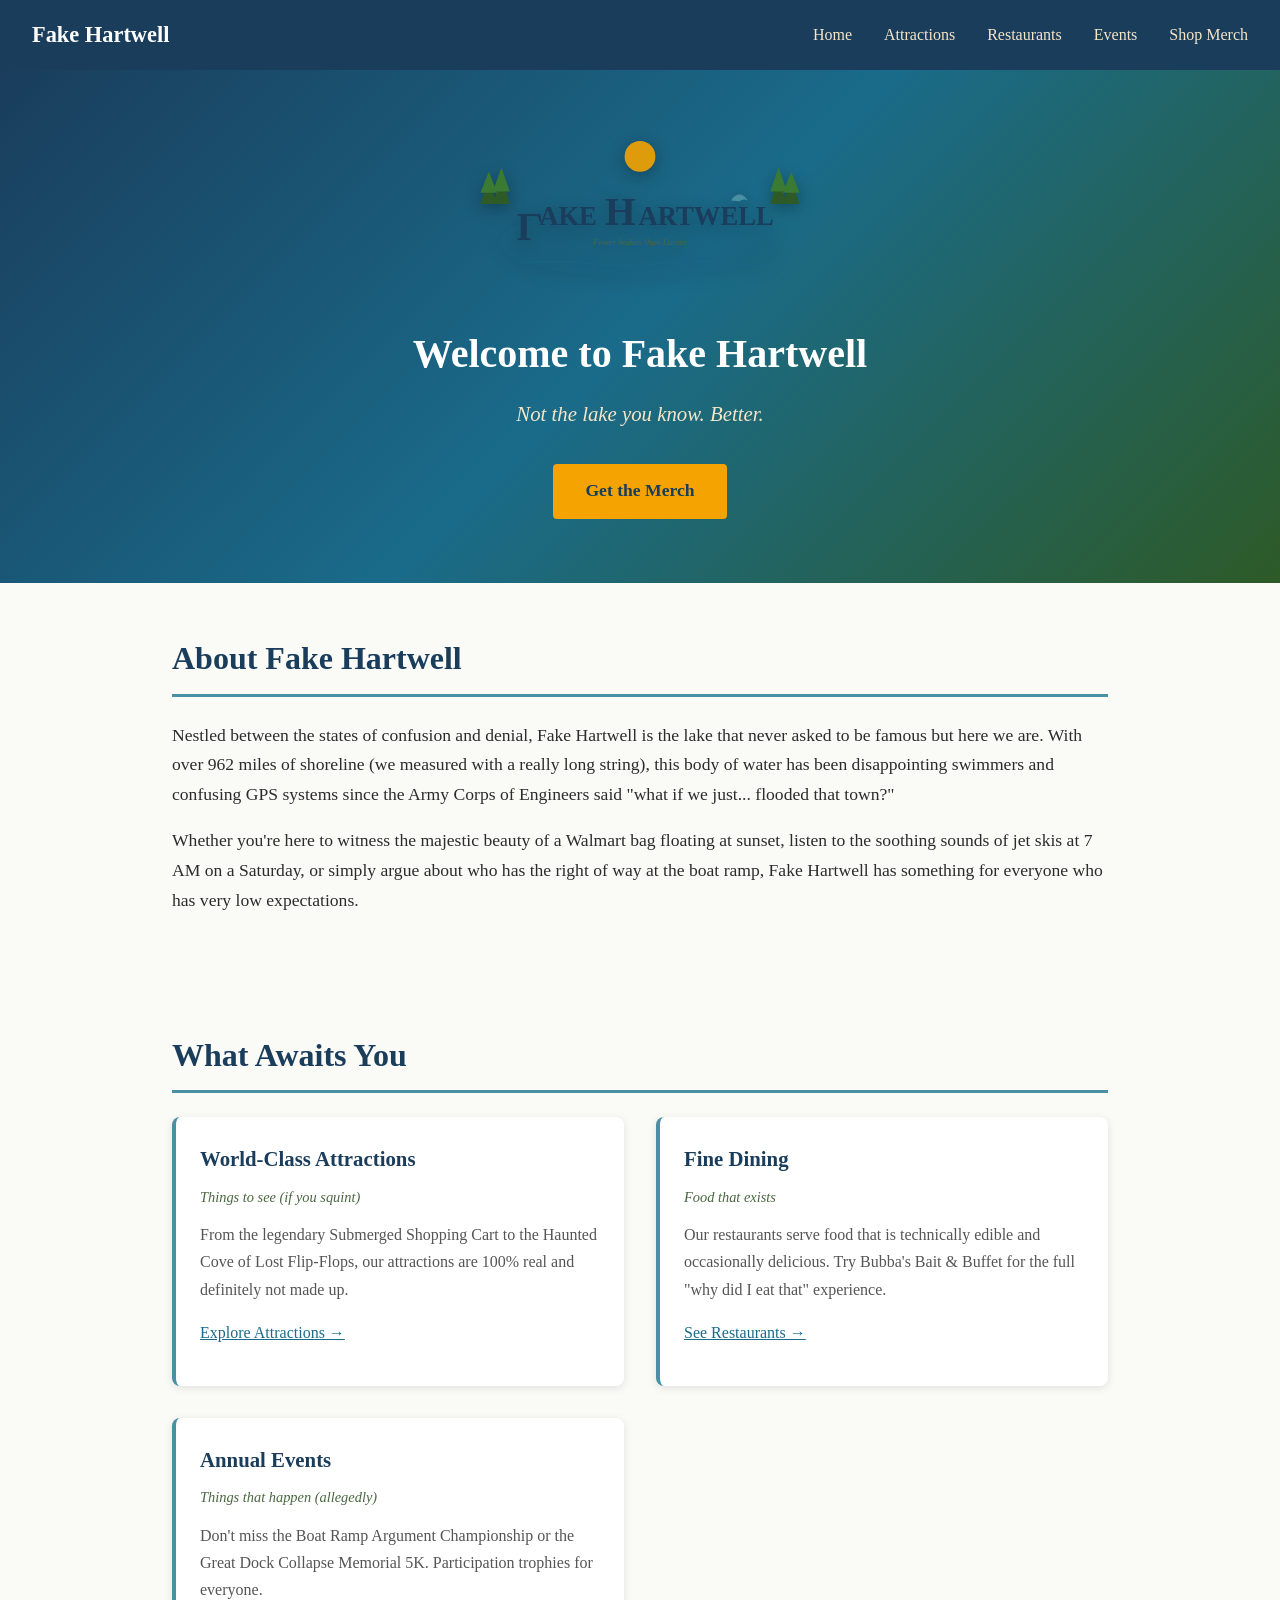
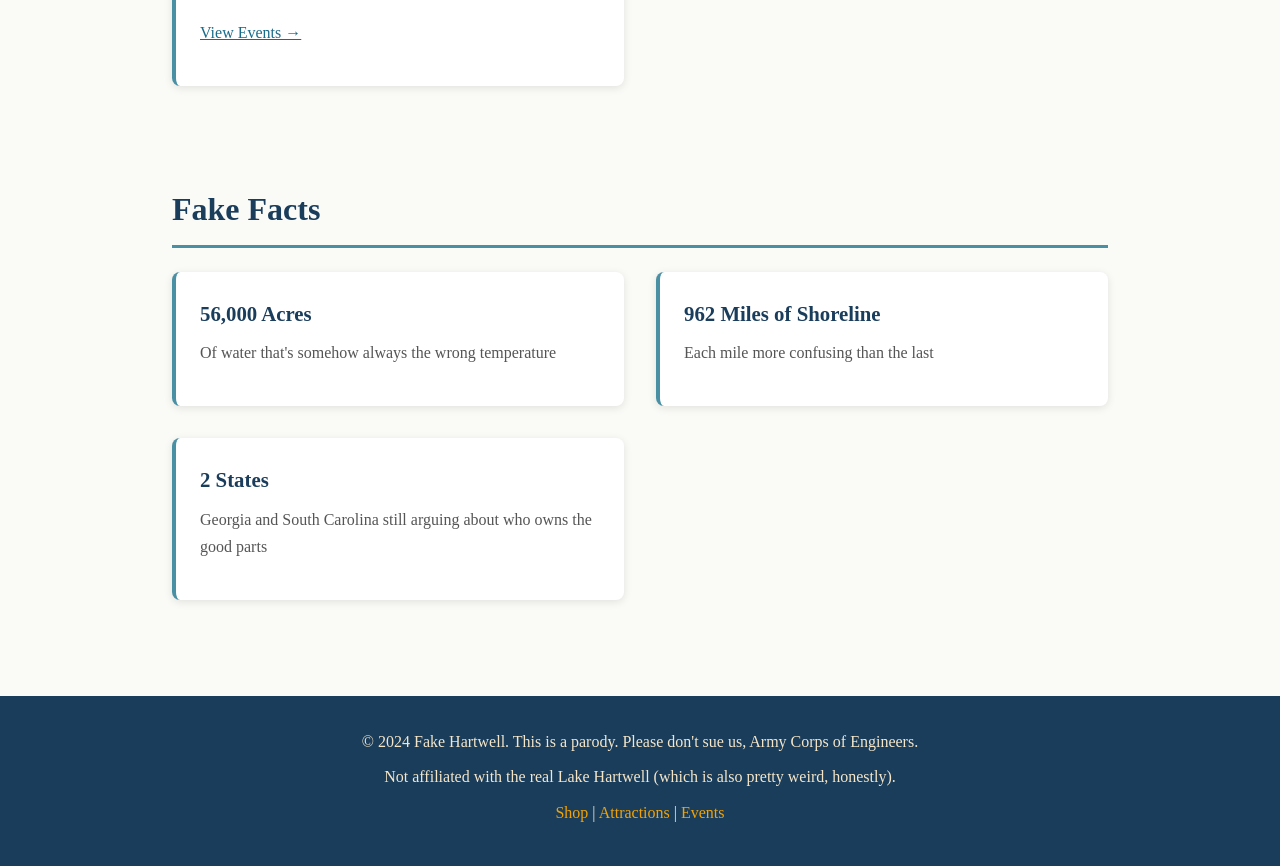
<file: index.html>
<!DOCTYPE html>
<html lang="en">
<head>
  <meta charset="UTF-8">
  <meta name="viewport" content="width=device-width, initial-scale=1.0">
  <title>Fake Hartwell - Not The Lake You Know. Better.</title>
  <link rel="stylesheet" href="css/style.css">
</head>
<body>
  <nav>
    <a href="index.html" class="logo-text">Fake Hartwell</a>
    <div class="hamburger" onclick="toggleNav()">
      <span></span>
      <span></span>
      <span></span>
    </div>
    <ul class="nav-links">
      <li><a href="index.html">Home</a></li>
      <li><a href="pages/attractions.html">Attractions</a></li>
      <li><a href="pages/restaurants.html">Restaurants</a></li>
      <li><a href="pages/events.html">Events</a></li>
      <li><a href="pages/store.html">Shop Merch</a></li>
    </ul>
  </nav>

  <section class="hero">
    <img src="images/logo.svg" alt="Fake Hartwell Logo" class="logo">
    <h1>Welcome to Fake Hartwell</h1>
    <p class="tagline">Not the lake you know. Better.</p>
    <a href="pages/store.html" class="cta-btn">Get the Merch</a>
  </section>

  <section class="section">
    <h2>About Fake Hartwell</h2>
    <p>Nestled between the states of confusion and denial, Fake Hartwell is the lake that never asked to be famous but here we are. With over 962 miles of shoreline (we measured with a really long string), this body of water has been disappointing swimmers and confusing GPS systems since the Army Corps of Engineers said "what if we just... flooded that town?"</p>
    <p>Whether you're here to witness the majestic beauty of a Walmart bag floating at sunset, listen to the soothing sounds of jet skis at 7 AM on a Saturday, or simply argue about who has the right of way at the boat ramp, Fake Hartwell has something for everyone who has very low expectations.</p>
  </section>

  <section class="section">
    <h2>What Awaits You</h2>
    <div class="card-grid">
      <div class="card">
        <h3>World-Class Attractions</h3>
        <p class="subtitle">Things to see (if you squint)</p>
        <p>From the legendary Submerged Shopping Cart to the Haunted Cove of Lost Flip-Flops, our attractions are 100% real and definitely not made up.</p>
        <p><a href="pages/attractions.html" style="color: var(--lake-mid);">Explore Attractions &rarr;</a></p>
      </div>
      <div class="card">
        <h3>Fine Dining</h3>
        <p class="subtitle">Food that exists</p>
        <p>Our restaurants serve food that is technically edible and occasionally delicious. Try Bubba's Bait & Buffet for the full "why did I eat that" experience.</p>
        <p><a href="pages/restaurants.html" style="color: var(--lake-mid);">See Restaurants &rarr;</a></p>
      </div>
      <div class="card">
        <h3>Annual Events</h3>
        <p class="subtitle">Things that happen (allegedly)</p>
        <p>Don't miss the Boat Ramp Argument Championship or the Great Dock Collapse Memorial 5K. Participation trophies for everyone.</p>
        <p><a href="pages/events.html" style="color: var(--lake-mid);">View Events &rarr;</a></p>
      </div>
    </div>
  </section>

  <section class="section">
    <h2>Fake Facts</h2>
    <div class="card-grid">
      <div class="card">
        <h3>56,000 Acres</h3>
        <p>Of water that's somehow always the wrong temperature</p>
      </div>
      <div class="card">
        <h3>962 Miles of Shoreline</h3>
        <p>Each mile more confusing than the last</p>
      </div>
      <div class="card">
        <h3>2 States</h3>
        <p>Georgia and South Carolina still arguing about who owns the good parts</p>
      </div>
    </div>
  </section>

  <footer>
    <p>&copy; 2024 Fake Hartwell. This is a parody. Please don't sue us, Army Corps of Engineers.</p>
    <p>Not affiliated with the real Lake Hartwell (which is also pretty weird, honestly).</p>
    <p><a href="pages/store.html">Shop</a> | <a href="pages/attractions.html">Attractions</a> | <a href="pages/events.html">Events</a></p>
  </footer>

  <script src="js/main.js"></script>
</body>
</html>
</file>
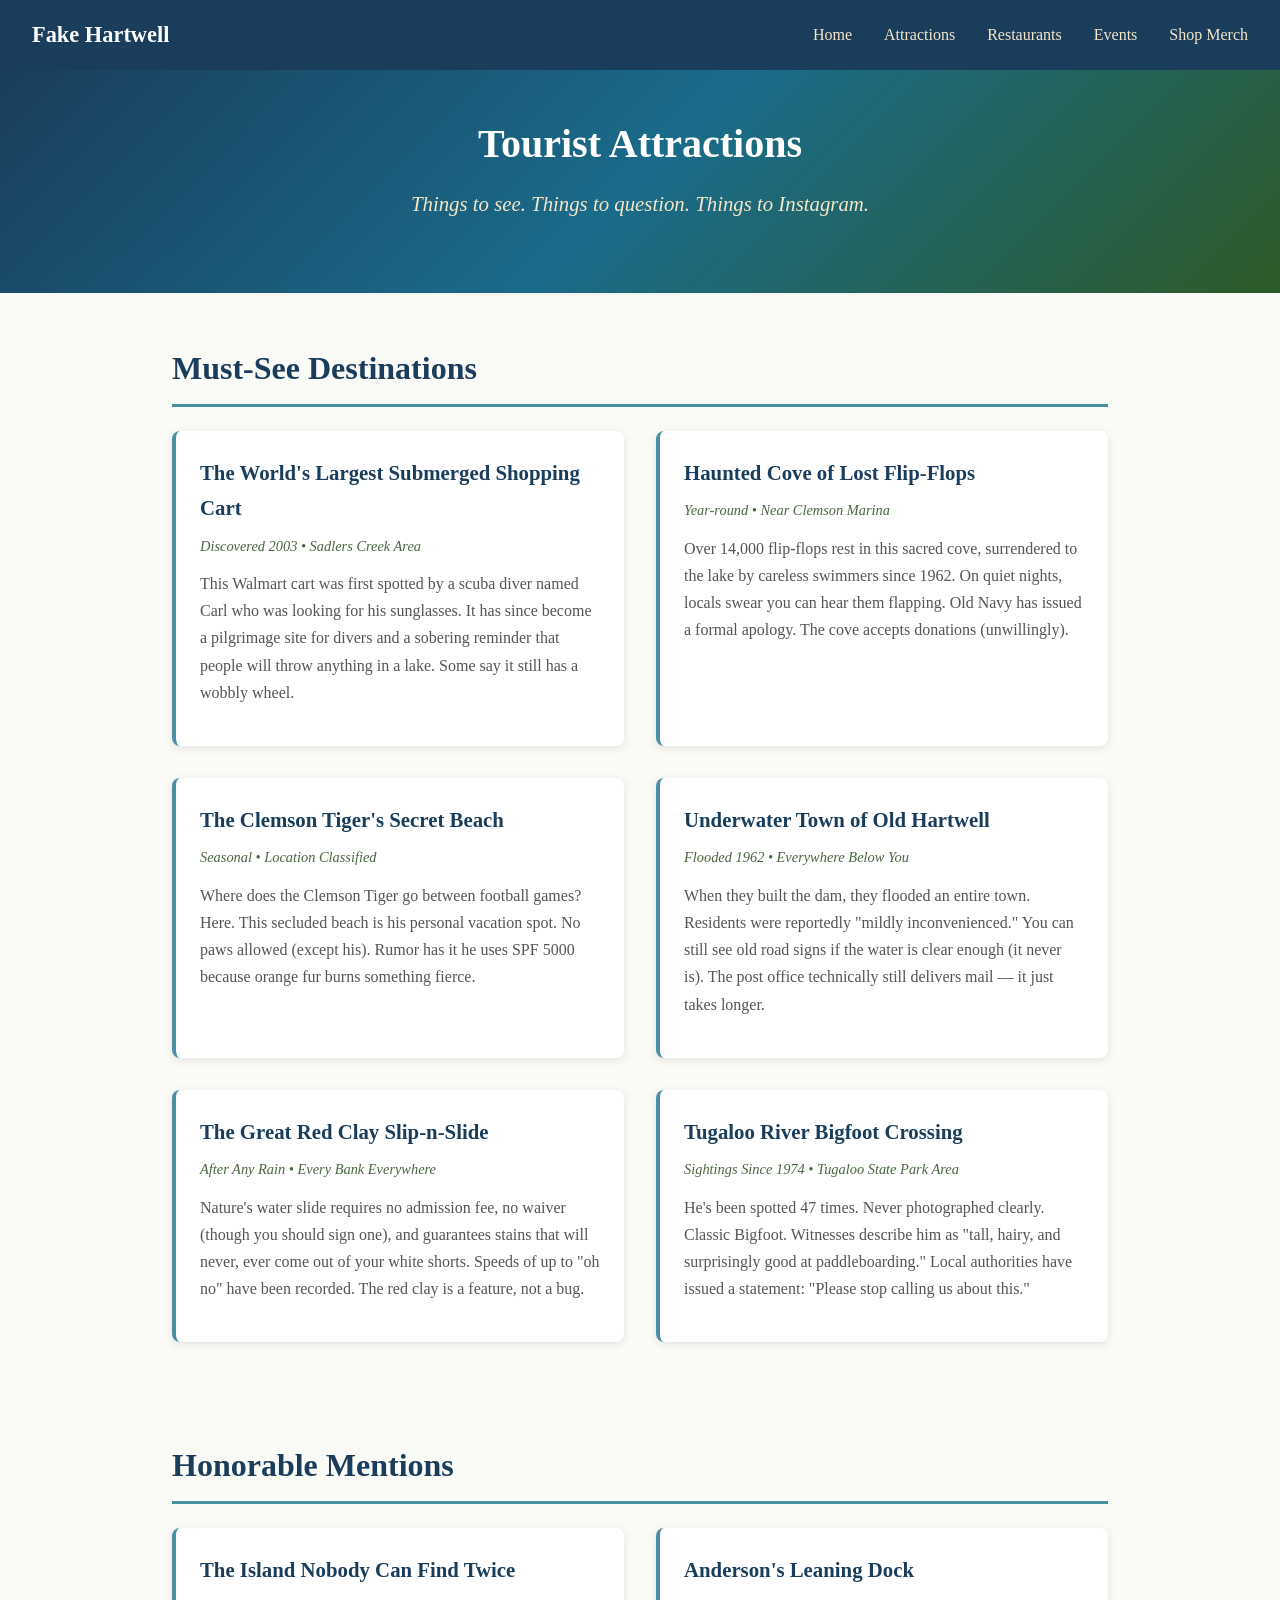
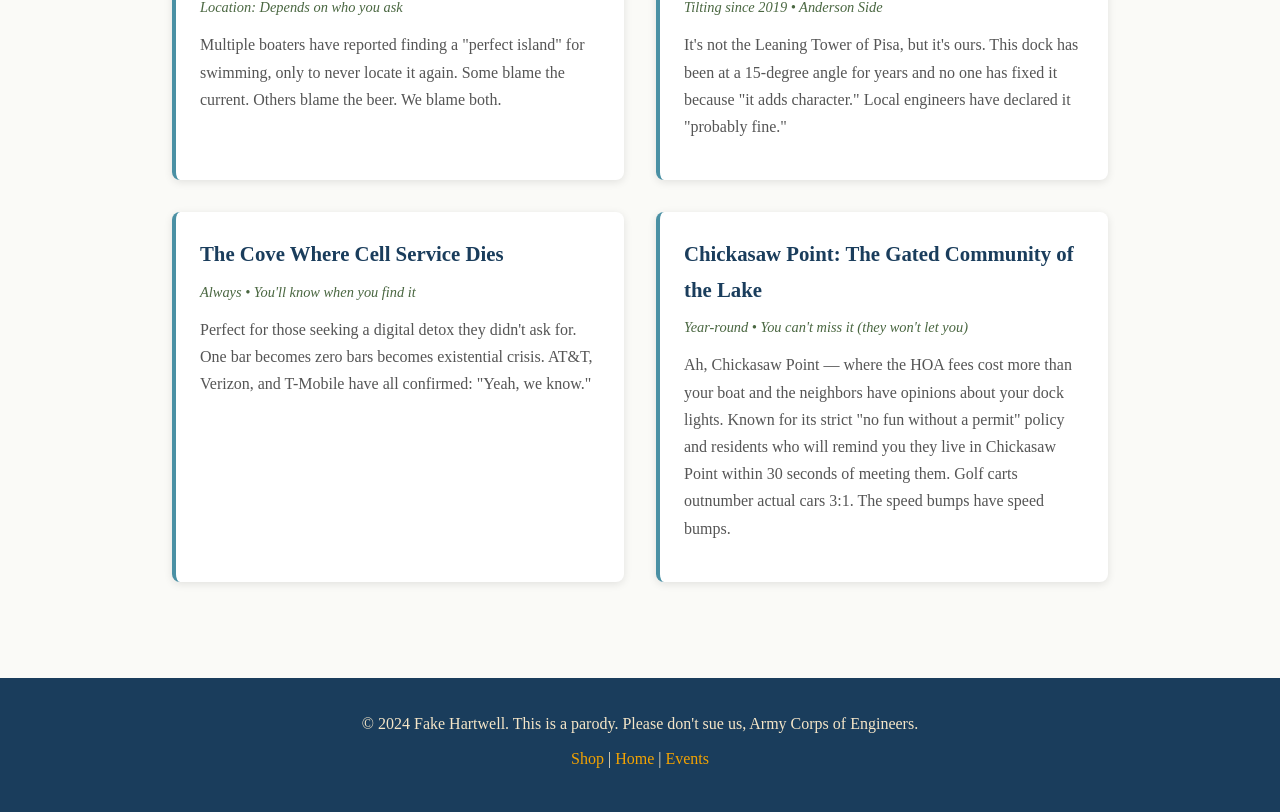
<file: pages/attractions.html>
<!DOCTYPE html>
<html lang="en">
<head>
  <meta charset="UTF-8">
  <meta name="viewport" content="width=device-width, initial-scale=1.0">
  <title>Attractions - Fake Hartwell</title>
  <link rel="stylesheet" href="../css/style.css">
</head>
<body>
  <nav>
    <a href="../index.html" class="logo-text">Fake Hartwell</a>
    <div class="hamburger" onclick="toggleNav()">
      <span></span>
      <span></span>
      <span></span>
    </div>
    <ul class="nav-links">
      <li><a href="../index.html">Home</a></li>
      <li><a href="attractions.html">Attractions</a></li>
      <li><a href="restaurants.html">Restaurants</a></li>
      <li><a href="events.html">Events</a></li>
      <li><a href="store.html">Shop Merch</a></li>
    </ul>
  </nav>

  <section class="hero" style="padding: 2.5rem 2rem;">
    <h1>Tourist Attractions</h1>
    <p class="tagline">Things to see. Things to question. Things to Instagram.</p>
  </section>

  <section class="section">
    <h2>Must-See Destinations</h2>
    <div class="card-grid">
      <div class="card">
        <h3>The World's Largest Submerged Shopping Cart</h3>
        <p class="subtitle">Discovered 2003 &bull; Sadlers Creek Area</p>
        <p>This Walmart cart was first spotted by a scuba diver named Carl who was looking for his sunglasses. It has since become a pilgrimage site for divers and a sobering reminder that people will throw anything in a lake. Some say it still has a wobbly wheel.</p>
      </div>
      <div class="card">
        <h3>Haunted Cove of Lost Flip-Flops</h3>
        <p class="subtitle">Year-round &bull; Near Clemson Marina</p>
        <p>Over 14,000 flip-flops rest in this sacred cove, surrendered to the lake by careless swimmers since 1962. On quiet nights, locals swear you can hear them flapping. Old Navy has issued a formal apology. The cove accepts donations (unwillingly).</p>
      </div>
      <div class="card">
        <h3>The Clemson Tiger's Secret Beach</h3>
        <p class="subtitle">Seasonal &bull; Location Classified</p>
        <p>Where does the Clemson Tiger go between football games? Here. This secluded beach is his personal vacation spot. No paws allowed (except his). Rumor has it he uses SPF 5000 because orange fur burns something fierce.</p>
      </div>
      <div class="card">
        <h3>Underwater Town of Old Hartwell</h3>
        <p class="subtitle">Flooded 1962 &bull; Everywhere Below You</p>
        <p>When they built the dam, they flooded an entire town. Residents were reportedly "mildly inconvenienced." You can still see old road signs if the water is clear enough (it never is). The post office technically still delivers mail — it just takes longer.</p>
      </div>
      <div class="card">
        <h3>The Great Red Clay Slip-n-Slide</h3>
        <p class="subtitle">After Any Rain &bull; Every Bank Everywhere</p>
        <p>Nature's water slide requires no admission fee, no waiver (though you should sign one), and guarantees stains that will never, ever come out of your white shorts. Speeds of up to "oh no" have been recorded. The red clay is a feature, not a bug.</p>
      </div>
      <div class="card">
        <h3>Tugaloo River Bigfoot Crossing</h3>
        <p class="subtitle">Sightings Since 1974 &bull; Tugaloo State Park Area</p>
        <p>He's been spotted 47 times. Never photographed clearly. Classic Bigfoot. Witnesses describe him as "tall, hairy, and surprisingly good at paddleboarding." Local authorities have issued a statement: "Please stop calling us about this."</p>
      </div>
    </div>
  </section>

  <section class="section">
    <h2>Honorable Mentions</h2>
    <div class="card-grid">
      <div class="card">
        <h3>The Island Nobody Can Find Twice</h3>
        <p class="subtitle">Location: Depends on who you ask</p>
        <p>Multiple boaters have reported finding a "perfect island" for swimming, only to never locate it again. Some blame the current. Others blame the beer. We blame both.</p>
      </div>
      <div class="card">
        <h3>Anderson's Leaning Dock</h3>
        <p class="subtitle">Tilting since 2019 &bull; Anderson Side</p>
        <p>It's not the Leaning Tower of Pisa, but it's ours. This dock has been at a 15-degree angle for years and no one has fixed it because "it adds character." Local engineers have declared it "probably fine."</p>
      </div>
      <div class="card">
        <h3>The Cove Where Cell Service Dies</h3>
        <p class="subtitle">Always &bull; You'll know when you find it</p>
        <p>Perfect for those seeking a digital detox they didn't ask for. One bar becomes zero bars becomes existential crisis. AT&T, Verizon, and T-Mobile have all confirmed: "Yeah, we know."</p>
      </div>
      <div class="card">
        <h3>Chickasaw Point: The Gated Community of the Lake</h3>
        <p class="subtitle">Year-round &bull; You can't miss it (they won't let you)</p>
        <p>Ah, Chickasaw Point — where the HOA fees cost more than your boat and the neighbors have opinions about your dock lights. Known for its strict "no fun without a permit" policy and residents who will remind you they live in Chickasaw Point within 30 seconds of meeting them. Golf carts outnumber actual cars 3:1. The speed bumps have speed bumps.</p>
      </div>
    </div>
  </section>

  <footer>
    <p>&copy; 2024 Fake Hartwell. This is a parody. Please don't sue us, Army Corps of Engineers.</p>
    <p><a href="store.html">Shop</a> | <a href="../index.html">Home</a> | <a href="events.html">Events</a></p>
  </footer>

  <script src="../js/main.js"></script>
</body>
</html>
</file>
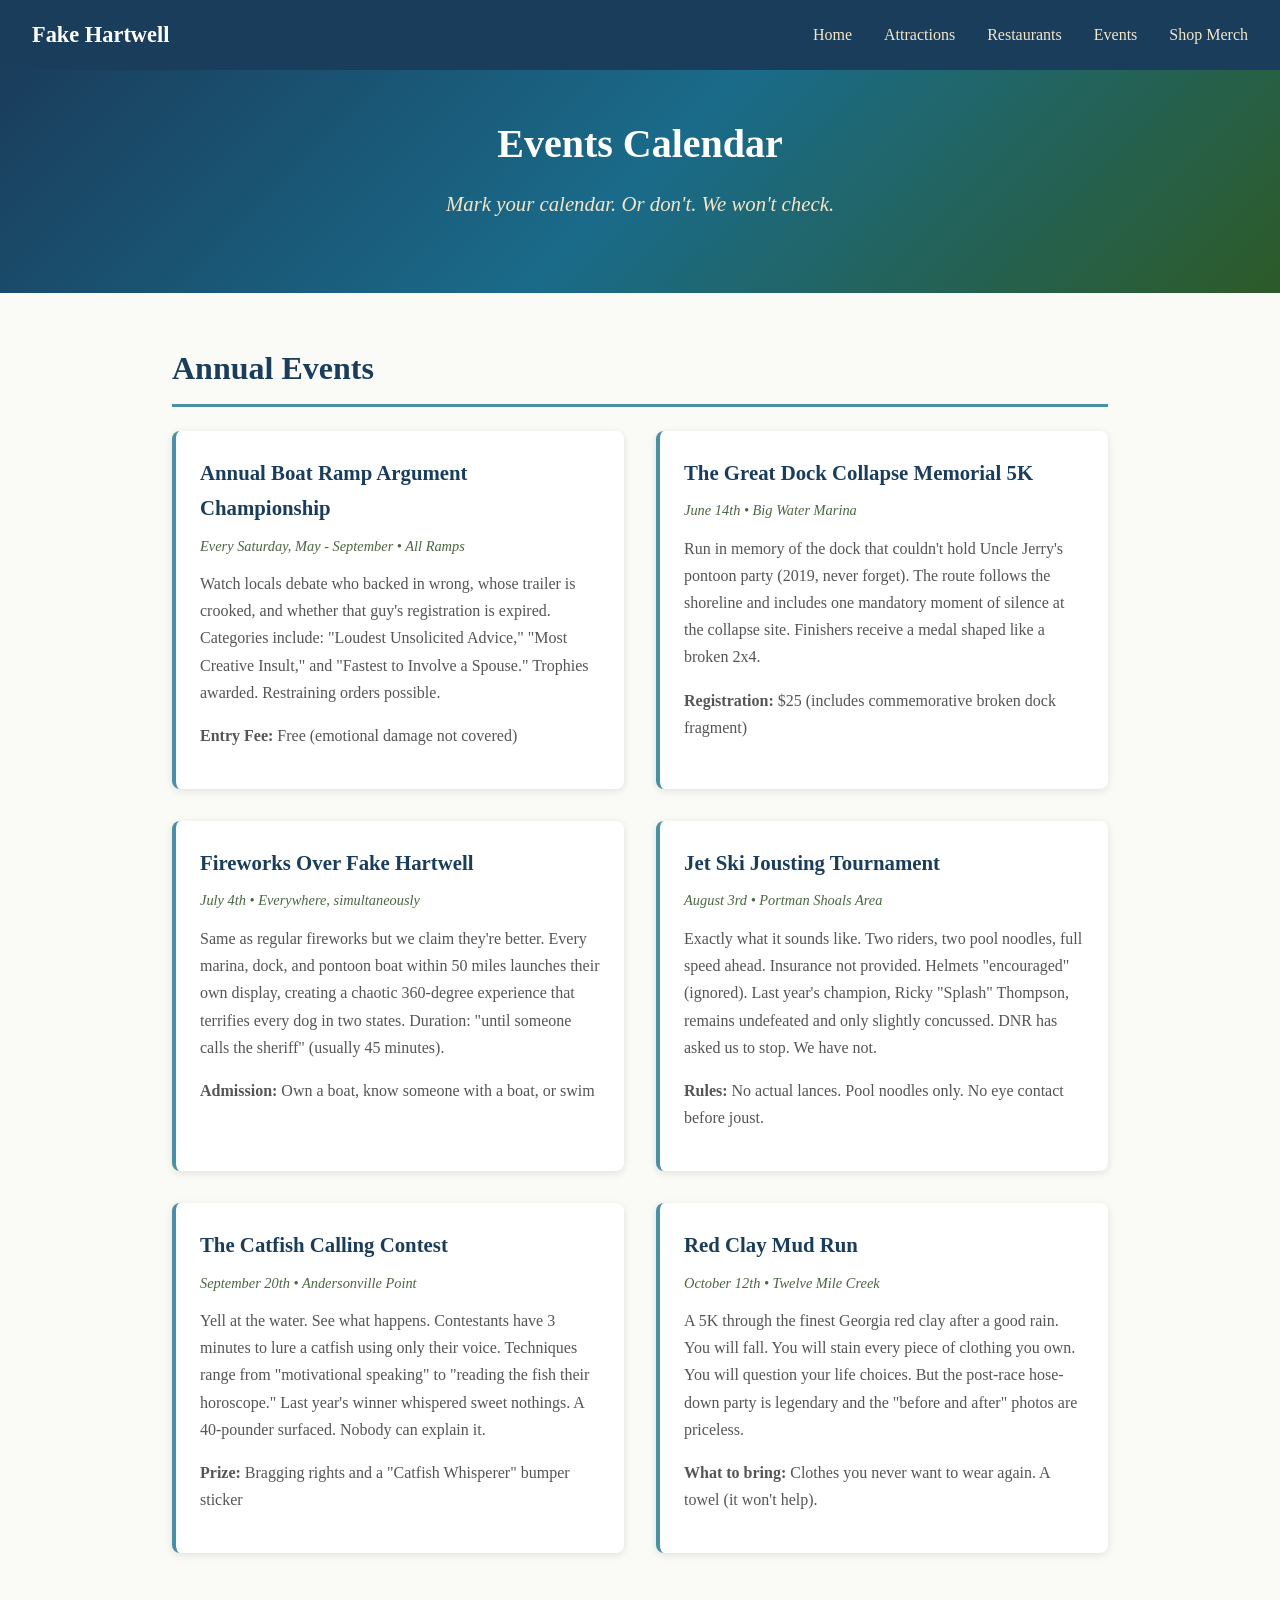
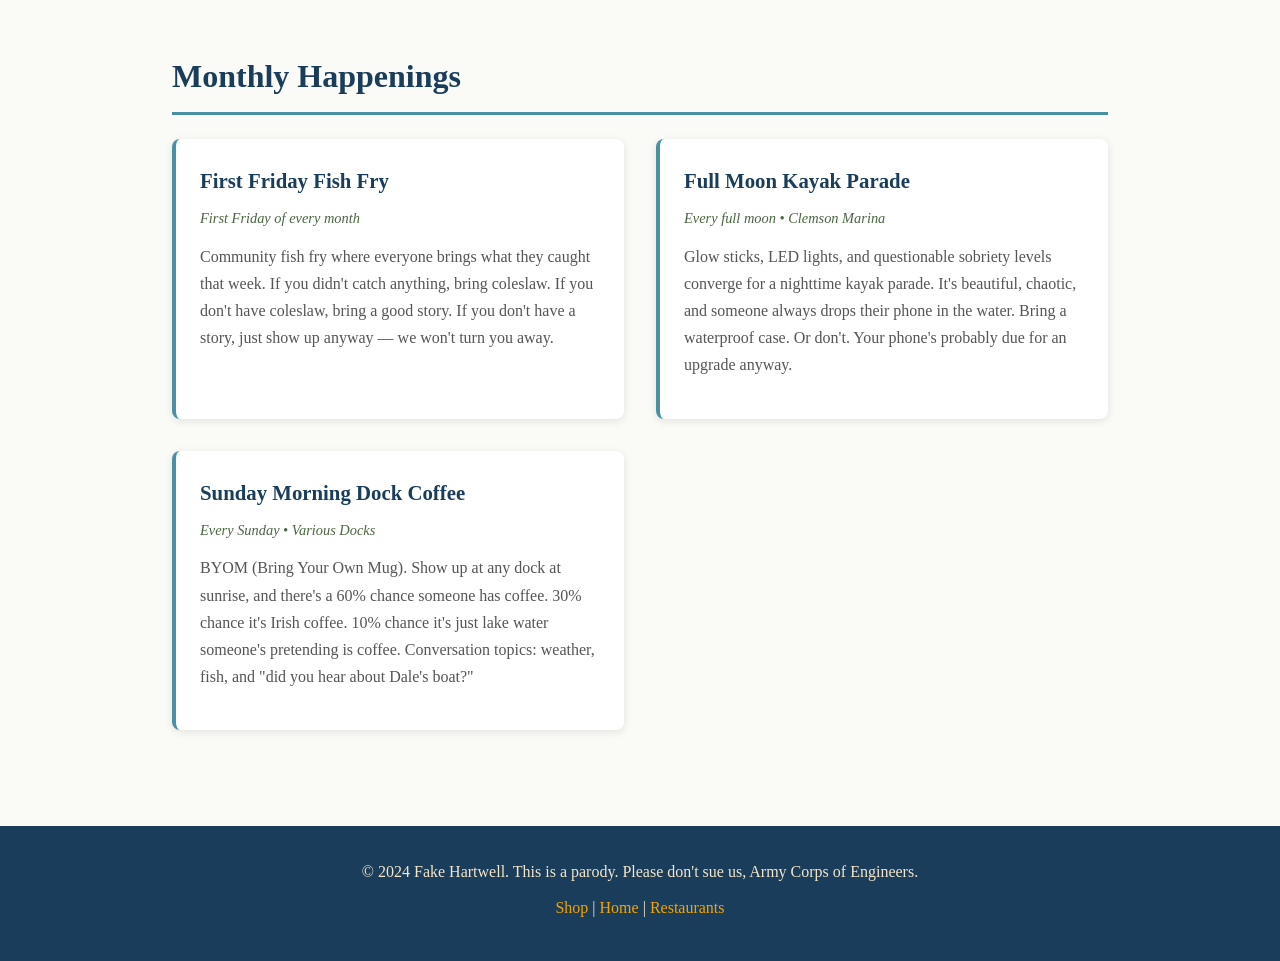
<file: pages/events.html>
<!DOCTYPE html>
<html lang="en">
<head>
  <meta charset="UTF-8">
  <meta name="viewport" content="width=device-width, initial-scale=1.0">
  <title>Events - Fake Hartwell</title>
  <link rel="stylesheet" href="../css/style.css">
</head>
<body>
  <nav>
    <a href="../index.html" class="logo-text">Fake Hartwell</a>
    <div class="hamburger" onclick="toggleNav()">
      <span></span>
      <span></span>
      <span></span>
    </div>
    <ul class="nav-links">
      <li><a href="../index.html">Home</a></li>
      <li><a href="attractions.html">Attractions</a></li>
      <li><a href="restaurants.html">Restaurants</a></li>
      <li><a href="events.html">Events</a></li>
      <li><a href="store.html">Shop Merch</a></li>
    </ul>
  </nav>

  <section class="hero" style="padding: 2.5rem 2rem;">
    <h1>Events Calendar</h1>
    <p class="tagline">Mark your calendar. Or don't. We won't check.</p>
  </section>

  <section class="section">
    <h2>Annual Events</h2>
    <div class="card-grid">
      <div class="card">
        <h3>Annual Boat Ramp Argument Championship</h3>
        <p class="subtitle">Every Saturday, May - September &bull; All Ramps</p>
        <p>Watch locals debate who backed in wrong, whose trailer is crooked, and whether that guy's registration is expired. Categories include: "Loudest Unsolicited Advice," "Most Creative Insult," and "Fastest to Involve a Spouse." Trophies awarded. Restraining orders possible.</p>
        <p><strong>Entry Fee:</strong> Free (emotional damage not covered)</p>
      </div>
      <div class="card">
        <h3>The Great Dock Collapse Memorial 5K</h3>
        <p class="subtitle">June 14th &bull; Big Water Marina</p>
        <p>Run in memory of the dock that couldn't hold Uncle Jerry's pontoon party (2019, never forget). The route follows the shoreline and includes one mandatory moment of silence at the collapse site. Finishers receive a medal shaped like a broken 2x4.</p>
        <p><strong>Registration:</strong> $25 (includes commemorative broken dock fragment)</p>
      </div>
      <div class="card">
        <h3>Fireworks Over Fake Hartwell</h3>
        <p class="subtitle">July 4th &bull; Everywhere, simultaneously</p>
        <p>Same as regular fireworks but we claim they're better. Every marina, dock, and pontoon boat within 50 miles launches their own display, creating a chaotic 360-degree experience that terrifies every dog in two states. Duration: "until someone calls the sheriff" (usually 45 minutes).</p>
        <p><strong>Admission:</strong> Own a boat, know someone with a boat, or swim</p>
      </div>
      <div class="card">
        <h3>Jet Ski Jousting Tournament</h3>
        <p class="subtitle">August 3rd &bull; Portman Shoals Area</p>
        <p>Exactly what it sounds like. Two riders, two pool noodles, full speed ahead. Insurance not provided. Helmets "encouraged" (ignored). Last year's champion, Ricky "Splash" Thompson, remains undefeated and only slightly concussed. DNR has asked us to stop. We have not.</p>
        <p><strong>Rules:</strong> No actual lances. Pool noodles only. No eye contact before joust.</p>
      </div>
      <div class="card">
        <h3>The Catfish Calling Contest</h3>
        <p class="subtitle">September 20th &bull; Andersonville Point</p>
        <p>Yell at the water. See what happens. Contestants have 3 minutes to lure a catfish using only their voice. Techniques range from "motivational speaking" to "reading the fish their horoscope." Last year's winner whispered sweet nothings. A 40-pounder surfaced. Nobody can explain it.</p>
        <p><strong>Prize:</strong> Bragging rights and a "Catfish Whisperer" bumper sticker</p>
      </div>
      <div class="card">
        <h3>Red Clay Mud Run</h3>
        <p class="subtitle">October 12th &bull; Twelve Mile Creek</p>
        <p>A 5K through the finest Georgia red clay after a good rain. You will fall. You will stain every piece of clothing you own. You will question your life choices. But the post-race hose-down party is legendary and the "before and after" photos are priceless.</p>
        <p><strong>What to bring:</strong> Clothes you never want to wear again. A towel (it won't help).</p>
      </div>
    </div>
  </section>

  <section class="section">
    <h2>Monthly Happenings</h2>
    <div class="card-grid">
      <div class="card">
        <h3>First Friday Fish Fry</h3>
        <p class="subtitle">First Friday of every month</p>
        <p>Community fish fry where everyone brings what they caught that week. If you didn't catch anything, bring coleslaw. If you don't have coleslaw, bring a good story. If you don't have a story, just show up anyway — we won't turn you away.</p>
      </div>
      <div class="card">
        <h3>Full Moon Kayak Parade</h3>
        <p class="subtitle">Every full moon &bull; Clemson Marina</p>
        <p>Glow sticks, LED lights, and questionable sobriety levels converge for a nighttime kayak parade. It's beautiful, chaotic, and someone always drops their phone in the water. Bring a waterproof case. Or don't. Your phone's probably due for an upgrade anyway.</p>
      </div>
      <div class="card">
        <h3>Sunday Morning Dock Coffee</h3>
        <p class="subtitle">Every Sunday &bull; Various Docks</p>
        <p>BYOM (Bring Your Own Mug). Show up at any dock at sunrise, and there's a 60% chance someone has coffee. 30% chance it's Irish coffee. 10% chance it's just lake water someone's pretending is coffee. Conversation topics: weather, fish, and "did you hear about Dale's boat?"</p>
      </div>
    </div>
  </section>

  <footer>
    <p>&copy; 2024 Fake Hartwell. This is a parody. Please don't sue us, Army Corps of Engineers.</p>
    <p><a href="store.html">Shop</a> | <a href="../index.html">Home</a> | <a href="restaurants.html">Restaurants</a></p>
  </footer>

  <script src="../js/main.js"></script>
</body>
</html>
</file>
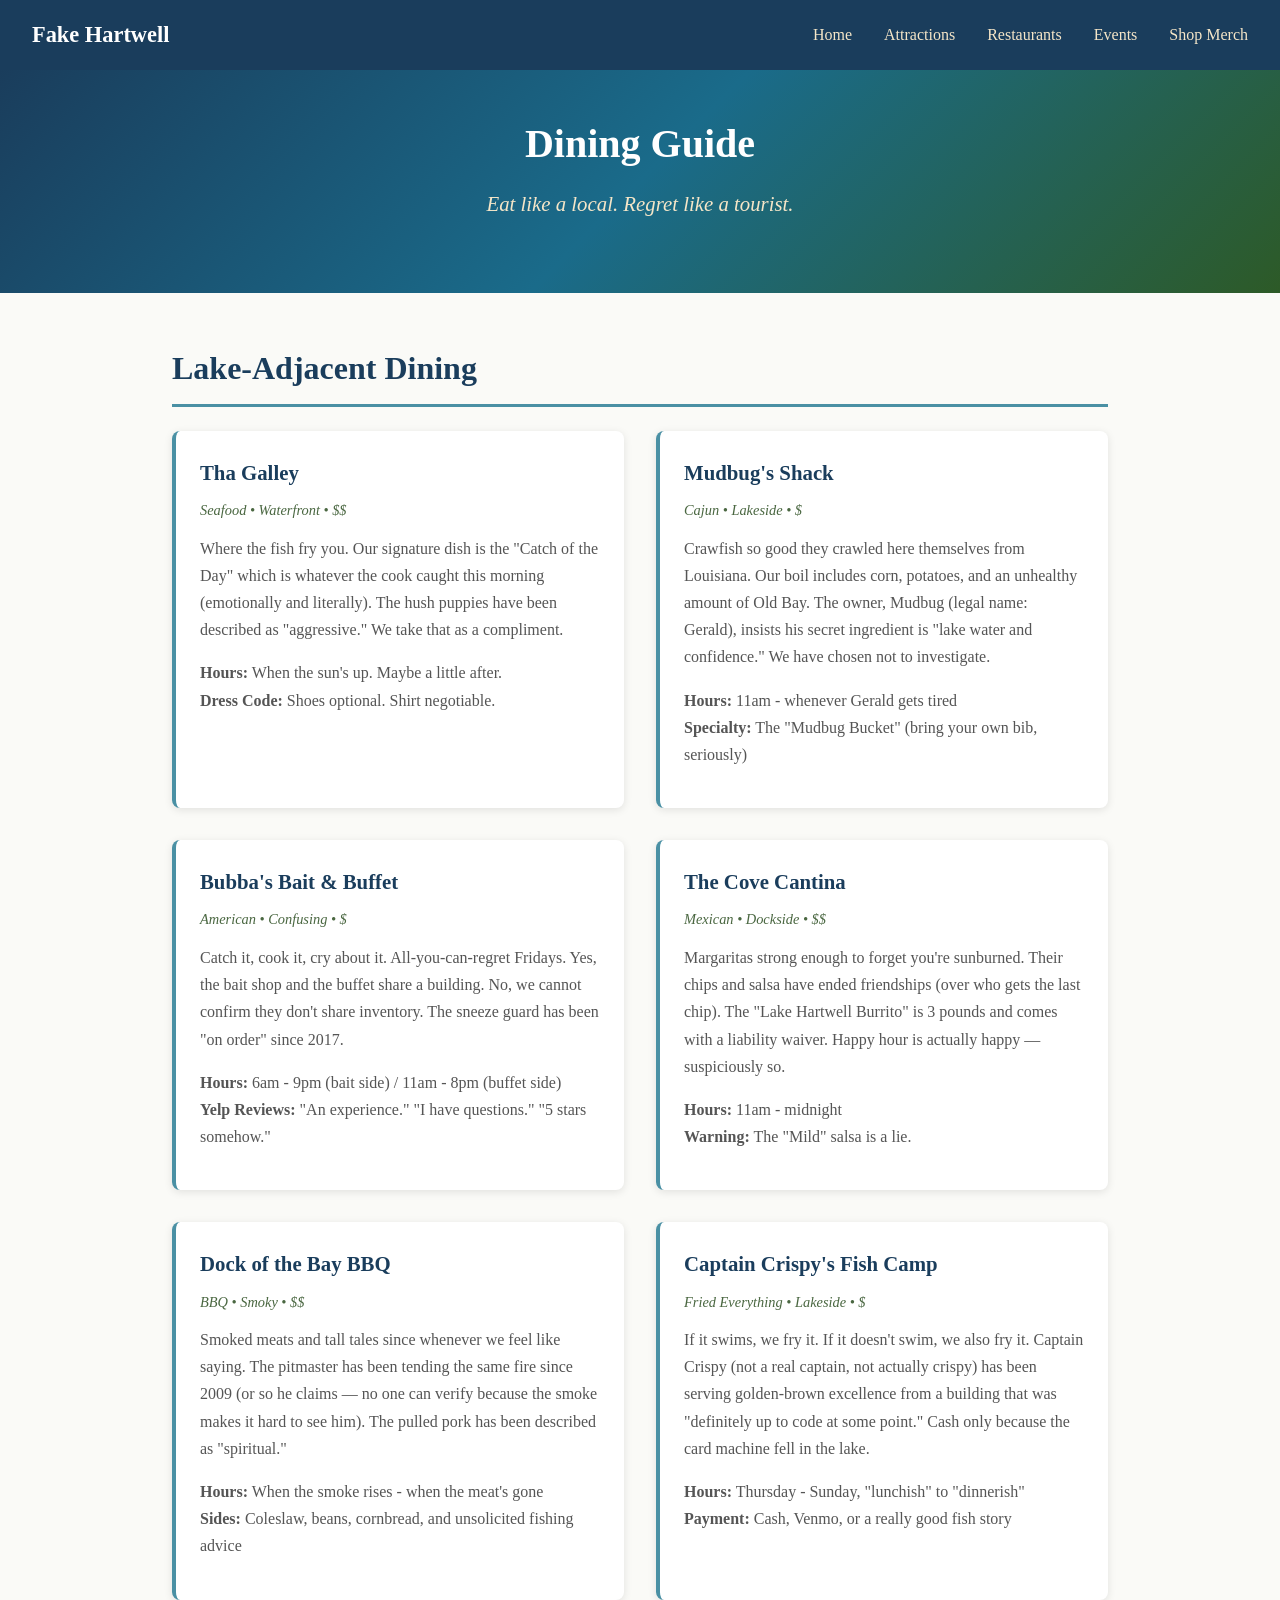
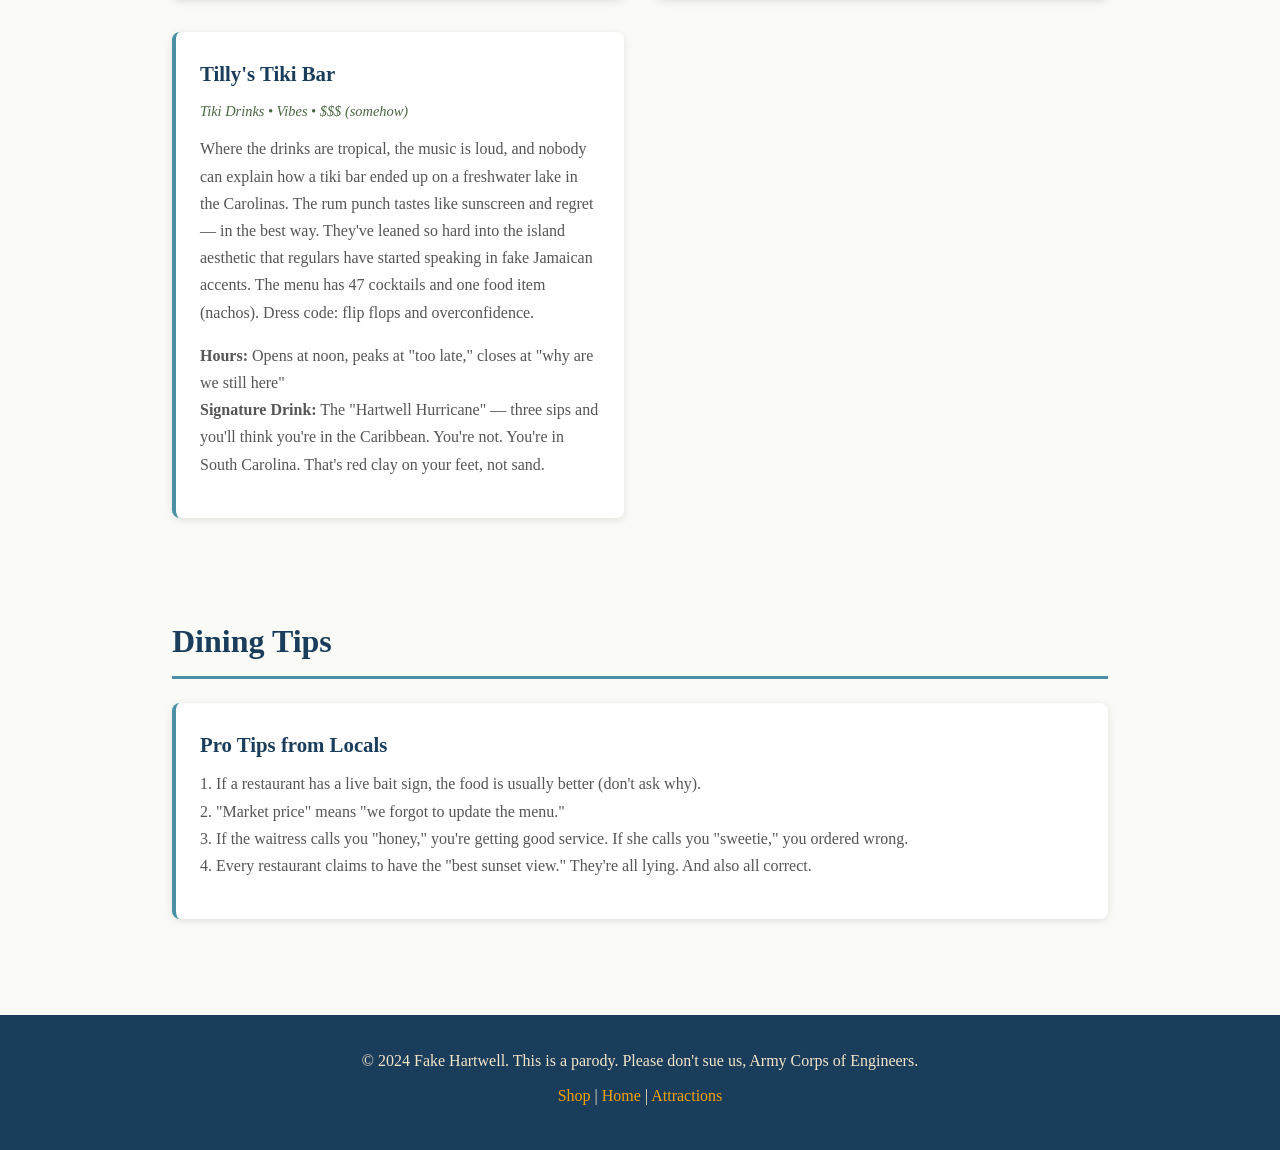
<file: pages/restaurants.html>
<!DOCTYPE html>
<html lang="en">
<head>
  <meta charset="UTF-8">
  <meta name="viewport" content="width=device-width, initial-scale=1.0">
  <title>Restaurants - Fake Hartwell</title>
  <link rel="stylesheet" href="../css/style.css">
</head>
<body>
  <nav>
    <a href="../index.html" class="logo-text">Fake Hartwell</a>
    <div class="hamburger" onclick="toggleNav()">
      <span></span>
      <span></span>
      <span></span>
    </div>
    <ul class="nav-links">
      <li><a href="../index.html">Home</a></li>
      <li><a href="attractions.html">Attractions</a></li>
      <li><a href="restaurants.html">Restaurants</a></li>
      <li><a href="events.html">Events</a></li>
      <li><a href="store.html">Shop Merch</a></li>
    </ul>
  </nav>

  <section class="hero" style="padding: 2.5rem 2rem;">
    <h1>Dining Guide</h1>
    <p class="tagline">Eat like a local. Regret like a tourist.</p>
  </section>

  <section class="section">
    <h2>Lake-Adjacent Dining</h2>
    <div class="card-grid">
      <div class="card">
        <h3>Tha Galley</h3>
        <p class="subtitle">Seafood &bull; Waterfront &bull; $$</p>
        <p>Where the fish fry you. Our signature dish is the "Catch of the Day" which is whatever the cook caught this morning (emotionally and literally). The hush puppies have been described as "aggressive." We take that as a compliment.</p>
        <p><strong>Hours:</strong> When the sun's up. Maybe a little after.<br>
        <strong>Dress Code:</strong> Shoes optional. Shirt negotiable.</p>
      </div>
      <div class="card">
        <h3>Mudbug's Shack</h3>
        <p class="subtitle">Cajun &bull; Lakeside &bull; $</p>
        <p>Crawfish so good they crawled here themselves from Louisiana. Our boil includes corn, potatoes, and an unhealthy amount of Old Bay. The owner, Mudbug (legal name: Gerald), insists his secret ingredient is "lake water and confidence." We have chosen not to investigate.</p>
        <p><strong>Hours:</strong> 11am - whenever Gerald gets tired<br>
        <strong>Specialty:</strong> The "Mudbug Bucket" (bring your own bib, seriously)</p>
      </div>
      <div class="card">
        <h3>Bubba's Bait & Buffet</h3>
        <p class="subtitle">American &bull; Confusing &bull; $</p>
        <p>Catch it, cook it, cry about it. All-you-can-regret Fridays. Yes, the bait shop and the buffet share a building. No, we cannot confirm they don't share inventory. The sneeze guard has been "on order" since 2017.</p>
        <p><strong>Hours:</strong> 6am - 9pm (bait side) / 11am - 8pm (buffet side)<br>
        <strong>Yelp Reviews:</strong> "An experience." "I have questions." "5 stars somehow."</p>
      </div>
      <div class="card">
        <h3>The Cove Cantina</h3>
        <p class="subtitle">Mexican &bull; Dockside &bull; $$</p>
        <p>Margaritas strong enough to forget you're sunburned. Their chips and salsa have ended friendships (over who gets the last chip). The "Lake Hartwell Burrito" is 3 pounds and comes with a liability waiver. Happy hour is actually happy — suspiciously so.</p>
        <p><strong>Hours:</strong> 11am - midnight<br>
        <strong>Warning:</strong> The "Mild" salsa is a lie.</p>
      </div>
      <div class="card">
        <h3>Dock of the Bay BBQ</h3>
        <p class="subtitle">BBQ &bull; Smoky &bull; $$</p>
        <p>Smoked meats and tall tales since whenever we feel like saying. The pitmaster has been tending the same fire since 2009 (or so he claims — no one can verify because the smoke makes it hard to see him). The pulled pork has been described as "spiritual."</p>
        <p><strong>Hours:</strong> When the smoke rises - when the meat's gone<br>
        <strong>Sides:</strong> Coleslaw, beans, cornbread, and unsolicited fishing advice</p>
      </div>
      <div class="card">
        <h3>Captain Crispy's Fish Camp</h3>
        <p class="subtitle">Fried Everything &bull; Lakeside &bull; $</p>
        <p>If it swims, we fry it. If it doesn't swim, we also fry it. Captain Crispy (not a real captain, not actually crispy) has been serving golden-brown excellence from a building that was "definitely up to code at some point." Cash only because the card machine fell in the lake.</p>
        <p><strong>Hours:</strong> Thursday - Sunday, "lunchish" to "dinnerish"<br>
        <strong>Payment:</strong> Cash, Venmo, or a really good fish story</p>
      </div>
      <div class="card">
        <h3>Tilly's Tiki Bar</h3>
        <p class="subtitle">Tiki Drinks &bull; Vibes &bull; $$$ (somehow)</p>
        <p>Where the drinks are tropical, the music is loud, and nobody can explain how a tiki bar ended up on a freshwater lake in the Carolinas. The rum punch tastes like sunscreen and regret — in the best way. They've leaned so hard into the island aesthetic that regulars have started speaking in fake Jamaican accents. The menu has 47 cocktails and one food item (nachos). Dress code: flip flops and overconfidence.</p>
        <p><strong>Hours:</strong> Opens at noon, peaks at "too late," closes at "why are we still here"<br>
        <strong>Signature Drink:</strong> The "Hartwell Hurricane" — three sips and you'll think you're in the Caribbean. You're not. You're in South Carolina. That's red clay on your feet, not sand.</p>
      </div>
    </div>
  </section>

  <section class="section">
    <h2>Dining Tips</h2>
    <div class="card-grid">
      <div class="card">
        <h3>Pro Tips from Locals</h3>
        <p>1. If a restaurant has a live bait sign, the food is usually better (don't ask why).<br>
        2. "Market price" means "we forgot to update the menu."<br>
        3. If the waitress calls you "honey," you're getting good service. If she calls you "sweetie," you ordered wrong.<br>
        4. Every restaurant claims to have the "best sunset view." They're all lying. And also all correct.</p>
      </div>
    </div>
  </section>

  <footer>
    <p>&copy; 2024 Fake Hartwell. This is a parody. Please don't sue us, Army Corps of Engineers.</p>
    <p><a href="store.html">Shop</a> | <a href="../index.html">Home</a> | <a href="attractions.html">Attractions</a></p>
  </footer>

  <script src="../js/main.js"></script>
</body>
</html>
</file>
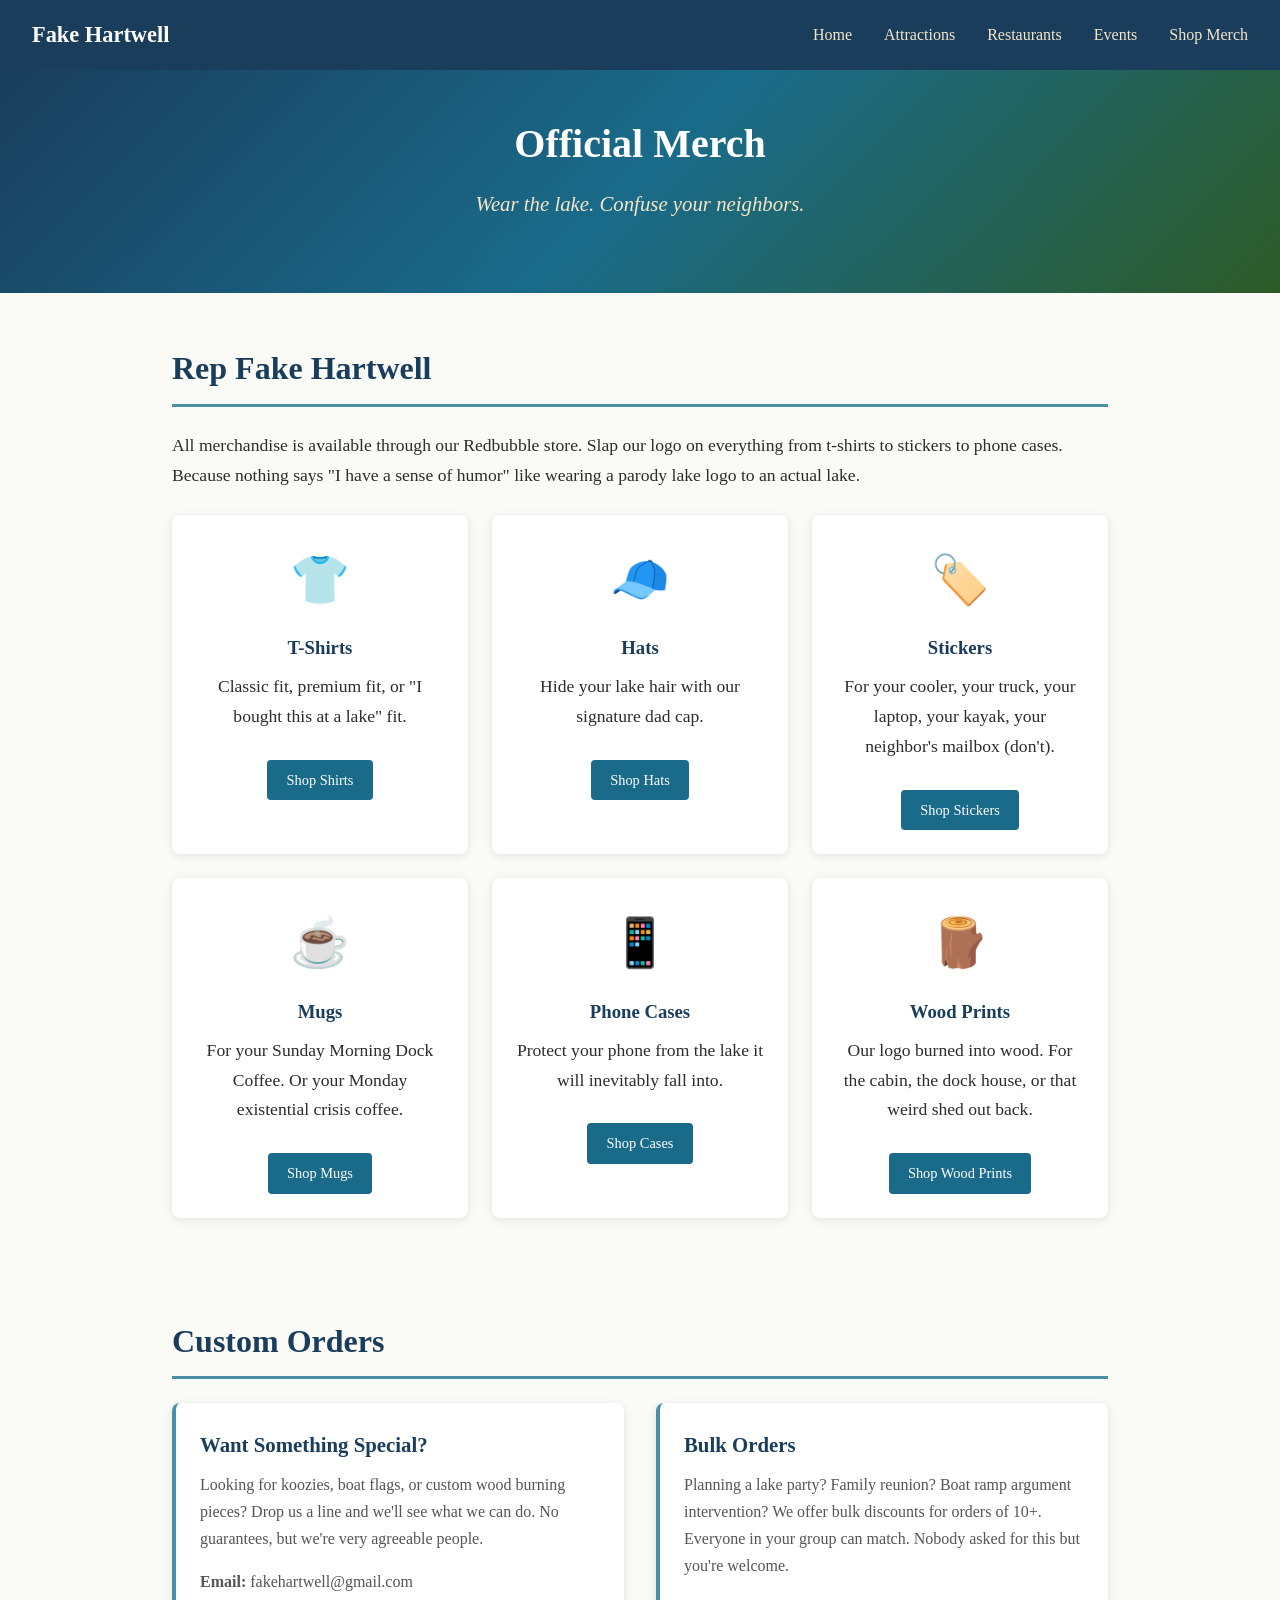
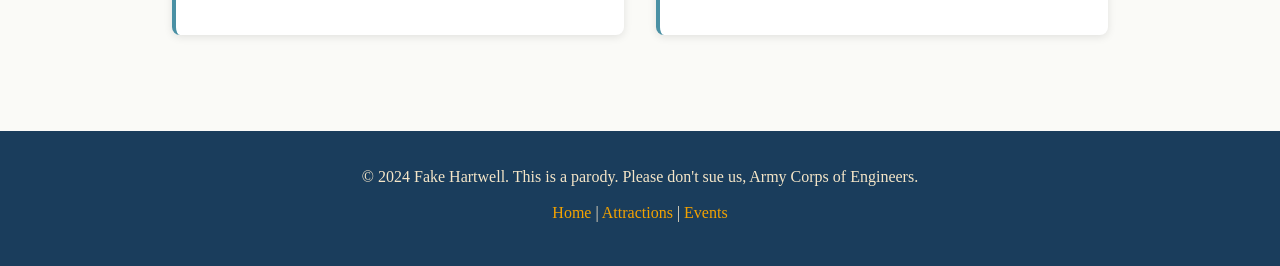
<file: pages/store.html>
<!DOCTYPE html>
<html lang="en">
<head>
  <meta charset="UTF-8">
  <meta name="viewport" content="width=device-width, initial-scale=1.0">
  <title>Shop Merch - Fake Hartwell</title>
  <link rel="stylesheet" href="../css/style.css">
</head>
<body>
  <nav>
    <a href="../index.html" class="logo-text">Fake Hartwell</a>
    <div class="hamburger" onclick="toggleNav()">
      <span></span>
      <span></span>
      <span></span>
    </div>
    <ul class="nav-links">
      <li><a href="../index.html">Home</a></li>
      <li><a href="attractions.html">Attractions</a></li>
      <li><a href="restaurants.html">Restaurants</a></li>
      <li><a href="events.html">Events</a></li>
      <li><a href="store.html">Shop Merch</a></li>
    </ul>
  </nav>

  <section class="hero" style="padding: 2.5rem 2rem;">
    <h1>Official Merch</h1>
    <p class="tagline">Wear the lake. Confuse your neighbors.</p>
  </section>

  <section class="section">
    <h2>Rep Fake Hartwell</h2>
    <p>All merchandise is available through our Redbubble store. Slap our logo on everything from t-shirts to stickers to phone cases. Because nothing says "I have a sense of humor" like wearing a parody lake logo to an actual lake.</p>

    <div class="store-grid">
      <div class="store-item">
        <div class="icon">👕</div>
        <h3>T-Shirts</h3>
        <p>Classic fit, premium fit, or "I bought this at a lake" fit.</p>
        <a href="https://www.redbubble.com/people/FakeHartwell/shop" target="_blank" rel="noopener">Shop Shirts</a>
      </div>
      <div class="store-item">
        <div class="icon">🧢</div>
        <h3>Hats</h3>
        <p>Hide your lake hair with our signature dad cap.</p>
        <a href="https://www.redbubble.com/people/FakeHartwell/shop" target="_blank" rel="noopener">Shop Hats</a>
      </div>
      <div class="store-item">
        <div class="icon">🏷️</div>
        <h3>Stickers</h3>
        <p>For your cooler, your truck, your laptop, your kayak, your neighbor's mailbox (don't).</p>
        <a href="https://www.redbubble.com/people/FakeHartwell/shop" target="_blank" rel="noopener">Shop Stickers</a>
      </div>
      <div class="store-item">
        <div class="icon">☕</div>
        <h3>Mugs</h3>
        <p>For your Sunday Morning Dock Coffee. Or your Monday existential crisis coffee.</p>
        <a href="https://www.redbubble.com/people/FakeHartwell/shop" target="_blank" rel="noopener">Shop Mugs</a>
      </div>
      <div class="store-item">
        <div class="icon">📱</div>
        <h3>Phone Cases</h3>
        <p>Protect your phone from the lake it will inevitably fall into.</p>
        <a href="https://www.redbubble.com/people/FakeHartwell/shop" target="_blank" rel="noopener">Shop Cases</a>
      </div>
      <div class="store-item">
        <div class="icon">🪵</div>
        <h3>Wood Prints</h3>
        <p>Our logo burned into wood. For the cabin, the dock house, or that weird shed out back.</p>
        <a href="https://www.redbubble.com/people/FakeHartwell/shop" target="_blank" rel="noopener">Shop Wood Prints</a>
      </div>
    </div>
  </section>

  <section class="section">
    <h2>Custom Orders</h2>
    <div class="card-grid">
      <div class="card">
        <h3>Want Something Special?</h3>
        <p>Looking for koozies, boat flags, or custom wood burning pieces? Drop us a line and we'll see what we can do. No guarantees, but we're very agreeable people.</p>
        <p style="margin-top: 1rem;"><strong>Email:</strong> fakehartwell@gmail.com</p>
      </div>
      <div class="card">
        <h3>Bulk Orders</h3>
        <p>Planning a lake party? Family reunion? Boat ramp argument intervention? We offer bulk discounts for orders of 10+. Everyone in your group can match. Nobody asked for this but you're welcome.</p>
      </div>
    </div>
  </section>

  <footer>
    <p>&copy; 2024 Fake Hartwell. This is a parody. Please don't sue us, Army Corps of Engineers.</p>
    <p><a href="../index.html">Home</a> | <a href="attractions.html">Attractions</a> | <a href="events.html">Events</a></p>
  </footer>

  <script src="../js/main.js"></script>
</body>
</html>
</file>
<file: css/style.css>
/* FakeHartwell - Lake Parody Site */

* {
  margin: 0;
  padding: 0;
  box-sizing: border-box;
}

:root {
  --lake-dark: #1a3d5c;
  --lake-mid: #1a6b8a;
  --lake-light: #4a90a4;
  --forest: #2d5a27;
  --forest-light: #4a6741;
  --sand: #f5e6c8;
  --sunset: #f4a300;
  --white: #ffffff;
  --off-white: #fafaf7;
  --text: #2c2c2c;
}

body {
  font-family: 'Georgia', serif;
  color: var(--text);
  background: var(--off-white);
  line-height: 1.7;
}

/* Navigation */
nav {
  background: var(--lake-dark);
  padding: 1rem 2rem;
  position: sticky;
  top: 0;
  z-index: 1000;
  display: flex;
  justify-content: space-between;
  align-items: center;
}

nav .logo-text {
  color: var(--white);
  font-size: 1.4rem;
  font-weight: bold;
  text-decoration: none;
}

nav .nav-links {
  display: flex;
  list-style: none;
  gap: 2rem;
}

nav .nav-links a {
  color: var(--sand);
  text-decoration: none;
  font-size: 1rem;
  transition: color 0.3s;
}

nav .nav-links a:hover {
  color: var(--sunset);
}

.hamburger {
  display: none;
  flex-direction: column;
  cursor: pointer;
  gap: 4px;
}

.hamburger span {
  width: 25px;
  height: 3px;
  background: var(--white);
  border-radius: 2px;
}

/* Hero Section */
.hero {
  background: linear-gradient(135deg, var(--lake-dark) 0%, var(--lake-mid) 50%, var(--forest) 100%);
  text-align: center;
  padding: 4rem 2rem;
  color: var(--white);
}

.hero img.logo {
  max-width: 350px;
  width: 100%;
  margin-bottom: 1.5rem;
  filter: drop-shadow(0 4px 8px rgba(0,0,0,0.3));
}

.hero h1 {
  font-size: 2.5rem;
  margin-bottom: 0.5rem;
}

.hero .tagline {
  font-size: 1.3rem;
  font-style: italic;
  color: var(--sand);
  margin-bottom: 2rem;
}

.hero .cta-btn {
  display: inline-block;
  background: var(--sunset);
  color: var(--lake-dark);
  padding: 0.8rem 2rem;
  border-radius: 4px;
  text-decoration: none;
  font-weight: bold;
  font-size: 1.1rem;
  transition: transform 0.2s, box-shadow 0.2s;
}

.hero .cta-btn:hover {
  transform: translateY(-2px);
  box-shadow: 0 4px 12px rgba(244, 163, 0, 0.4);
}

/* Content Sections */
.section {
  max-width: 1000px;
  margin: 0 auto;
  padding: 3rem 2rem;
}

.section h2 {
  font-size: 2rem;
  color: var(--lake-dark);
  margin-bottom: 1.5rem;
  border-bottom: 3px solid var(--lake-light);
  padding-bottom: 0.5rem;
}

.section p {
  margin-bottom: 1rem;
  font-size: 1.1rem;
}

/* Card Grid */
.card-grid {
  display: grid;
  grid-template-columns: repeat(auto-fit, minmax(300px, 1fr));
  gap: 2rem;
  margin-top: 1.5rem;
}

.card {
  background: var(--white);
  border-radius: 8px;
  padding: 1.5rem;
  box-shadow: 0 2px 8px rgba(0,0,0,0.1);
  border-left: 4px solid var(--lake-light);
  transition: transform 0.2s, box-shadow 0.2s;
}

.card:hover {
  transform: translateY(-3px);
  box-shadow: 0 6px 16px rgba(0,0,0,0.15);
}

.card h3 {
  color: var(--lake-dark);
  margin-bottom: 0.5rem;
  font-size: 1.3rem;
}

.card .subtitle {
  color: var(--forest-light);
  font-style: italic;
  font-size: 0.9rem;
  margin-bottom: 0.75rem;
}

.card p {
  font-size: 1rem;
  color: #555;
}

/* Store Section */
.store-grid {
  display: grid;
  grid-template-columns: repeat(auto-fit, minmax(220px, 1fr));
  gap: 1.5rem;
  margin-top: 1.5rem;
}

.store-item {
  background: var(--white);
  border-radius: 8px;
  padding: 1.5rem;
  text-align: center;
  box-shadow: 0 2px 8px rgba(0,0,0,0.1);
  transition: transform 0.2s;
}

.store-item:hover {
  transform: translateY(-3px);
}

.store-item .icon {
  font-size: 3rem;
  margin-bottom: 0.75rem;
}

.store-item h3 {
  color: var(--lake-dark);
  margin-bottom: 0.5rem;
}

.store-item a {
  display: inline-block;
  margin-top: 0.75rem;
  background: var(--lake-mid);
  color: var(--white);
  padding: 0.5rem 1.2rem;
  border-radius: 4px;
  text-decoration: none;
  font-size: 0.9rem;
  transition: background 0.3s;
}

.store-item a:hover {
  background: var(--lake-dark);
}

/* Footer */
footer {
  background: var(--lake-dark);
  color: var(--sand);
  text-align: center;
  padding: 2rem;
  margin-top: 3rem;
}

footer p {
  margin-bottom: 0.5rem;
}

footer a {
  color: var(--sunset);
  text-decoration: none;
}

/* Responsive */
@media (max-width: 768px) {
  .hamburger {
    display: flex;
  }

  nav .nav-links {
    display: none;
    position: absolute;
    top: 100%;
    left: 0;
    right: 0;
    background: var(--lake-dark);
    flex-direction: column;
    padding: 1rem 2rem;
    gap: 1rem;
  }

  nav .nav-links.active {
    display: flex;
  }

  .hero h1 {
    font-size: 1.8rem;
  }

  .hero .tagline {
    font-size: 1.1rem;
  }

  .card-grid {
    grid-template-columns: 1fr;
  }
}
</file>
